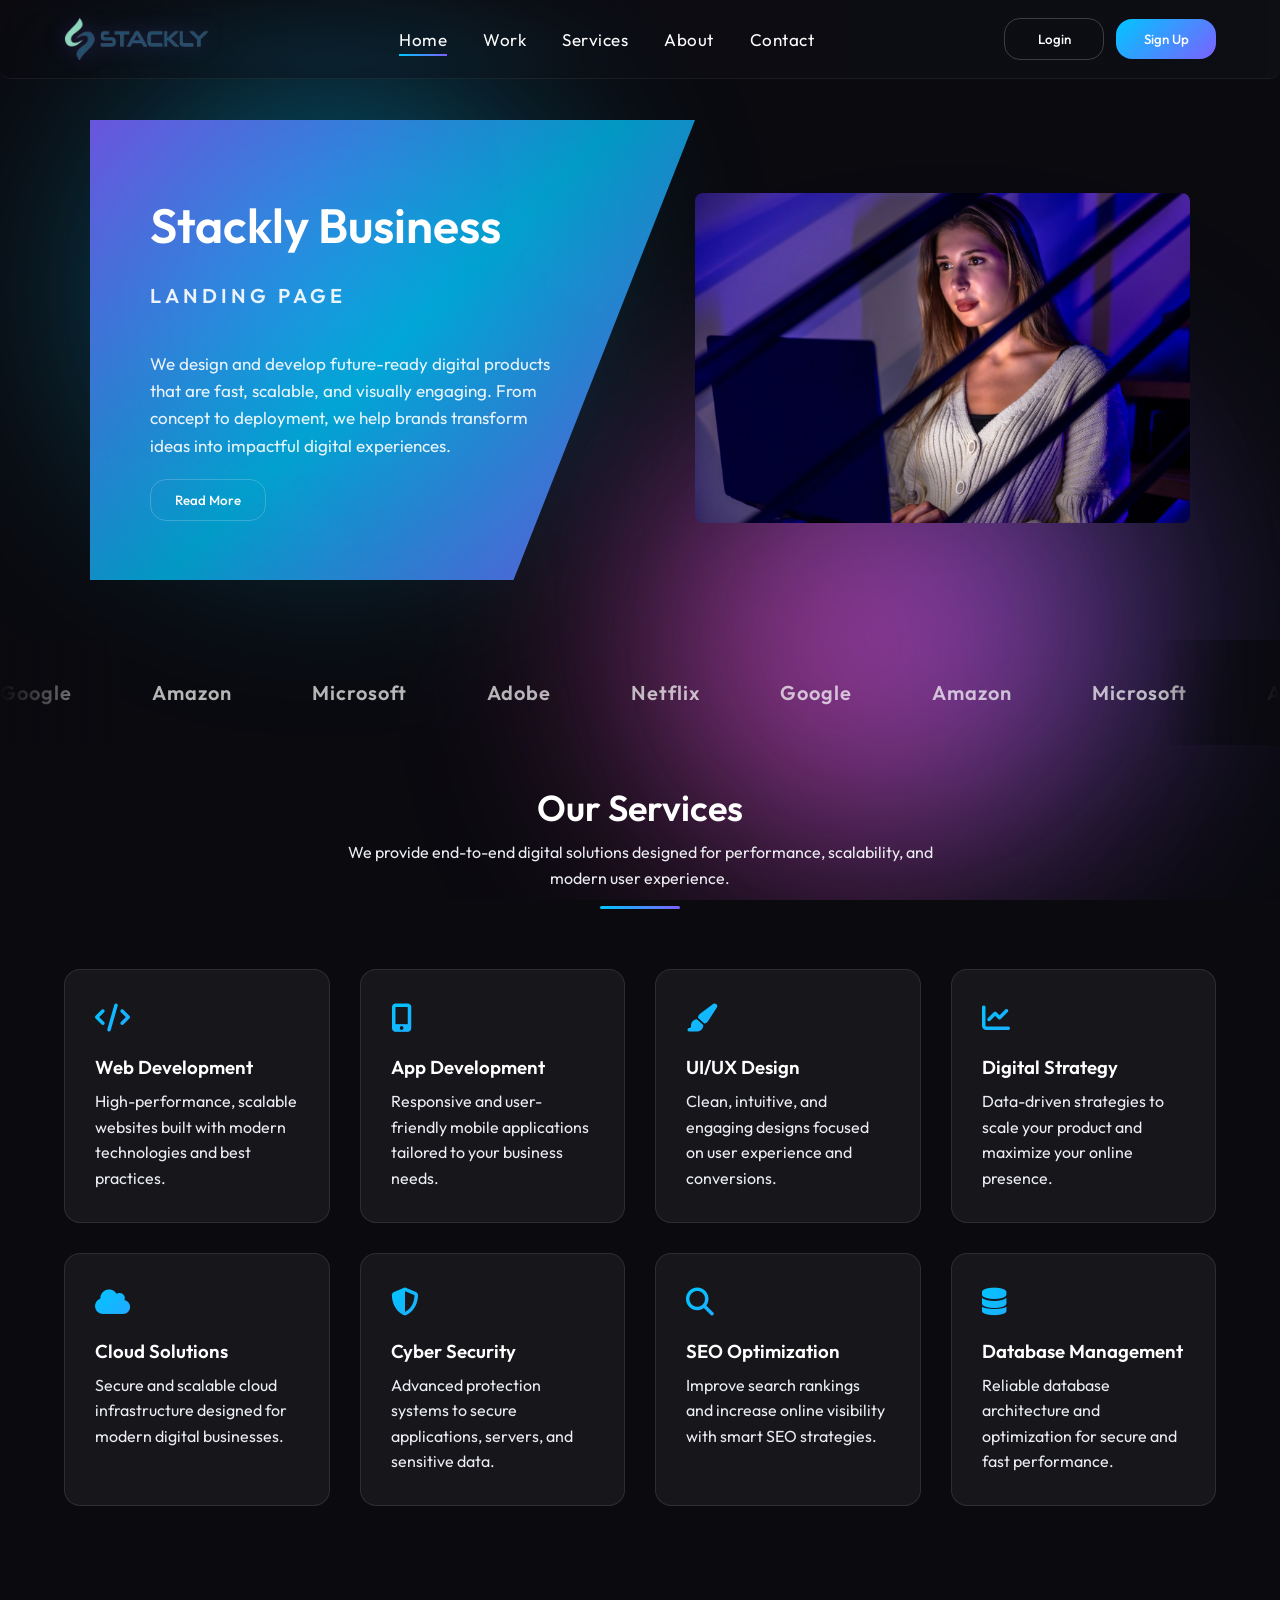
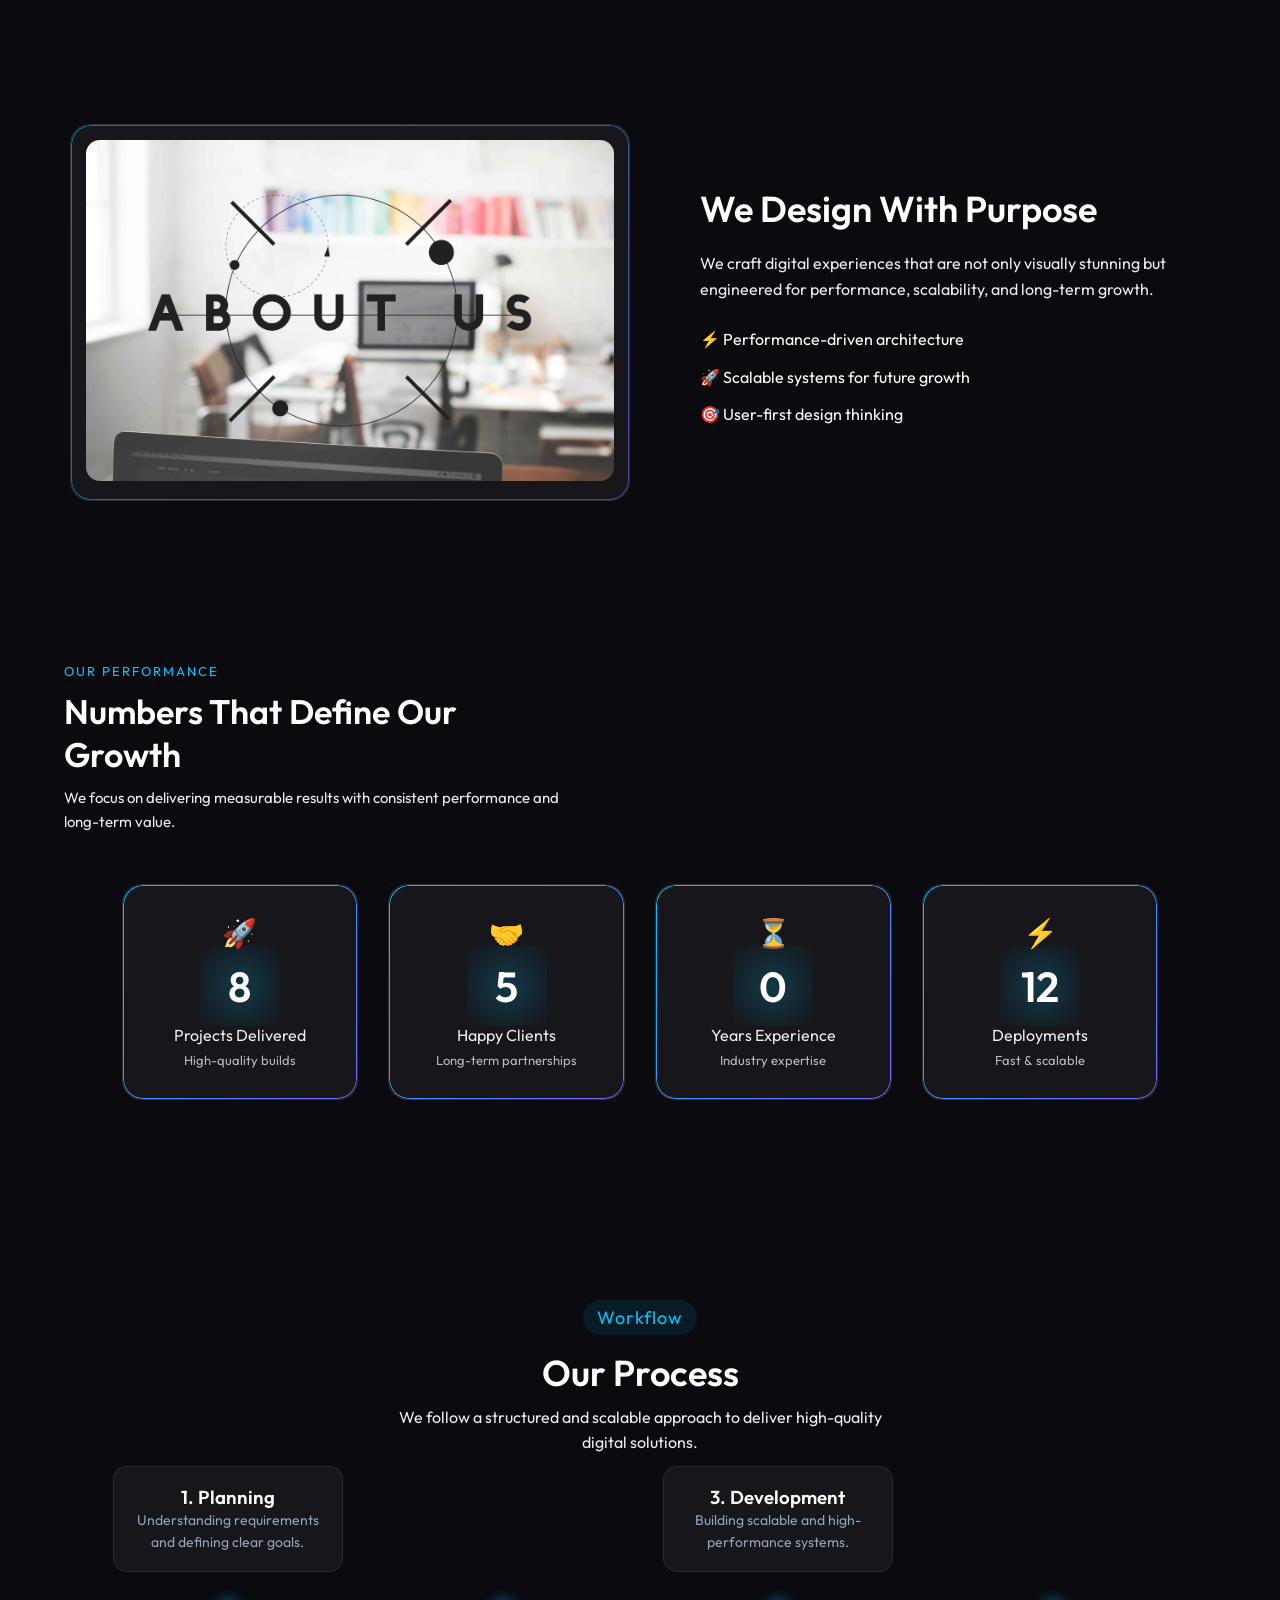
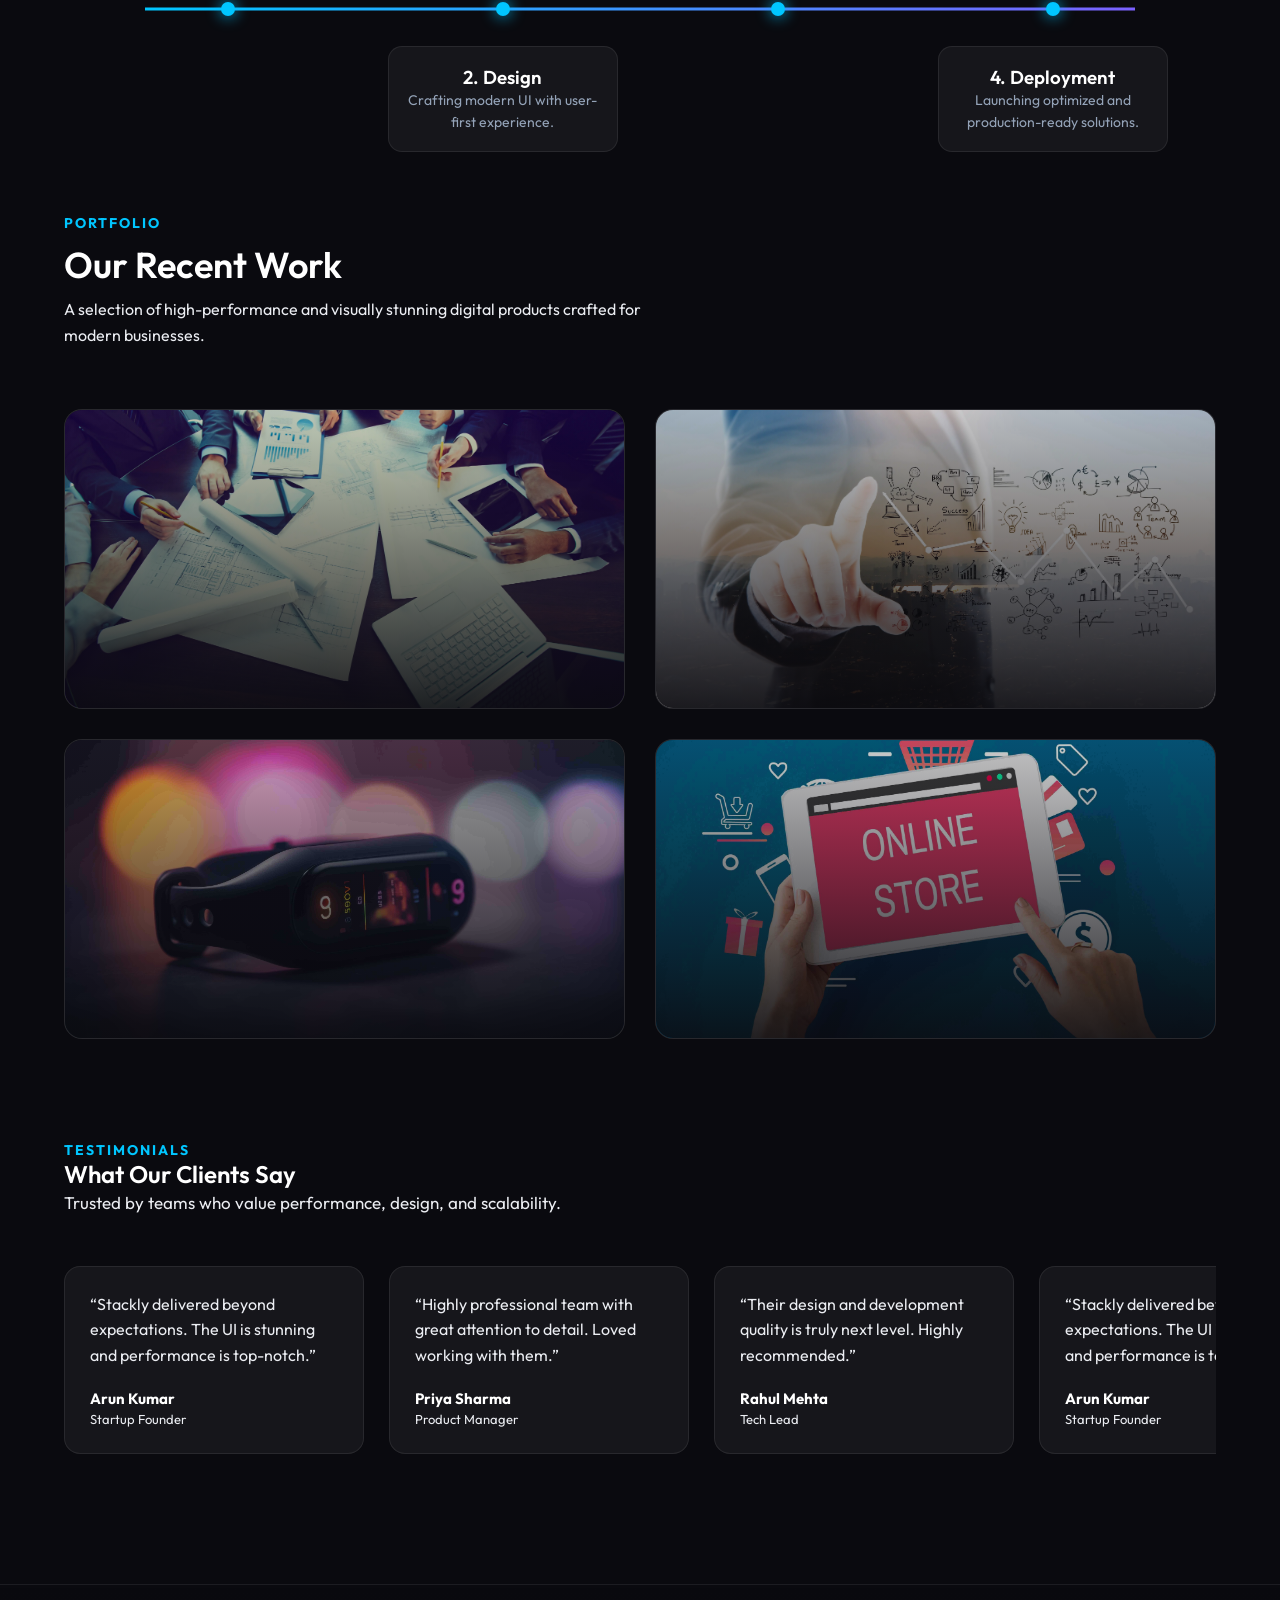
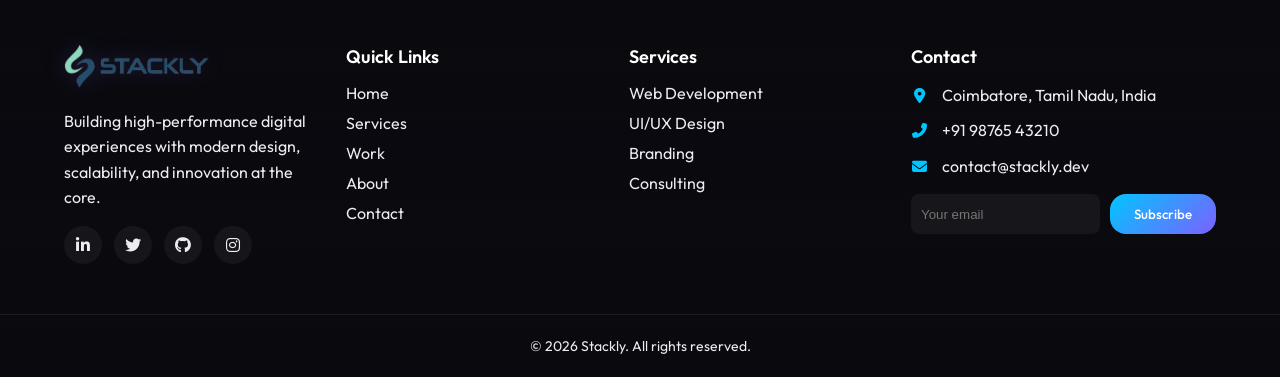
<file: index.html>
<!DOCTYPE html>
<html lang="en">
<head>
  <meta charset="UTF-8">
  <meta name="viewport" content="width=device-width, initial-scale=1.0">
  <title>Modern Corporate UI</title>

  <link rel="stylesheet" href="style.css">
  <link href="https://fonts.googleapis.com/css2?family=Outfit:wght@300;400;500;600;700&display=swap" rel="stylesheet">
  <link rel="stylesheet" href="https://cdnjs.cloudflare.com/ajax/libs/font-awesome/6.5.0/css/all.min.css">
</head>

<body>
<div class="page-loader" id="pageLoader">
    <h1 class="loader-logo">STACKLY</h1>
    <div class="spinner"></div>
  </div>
<!-- ================= GLOBAL WRAPPER ================= -->
<div class="main-wrapper">

  <!-- Background animation layer -->
  <div class="global-bg">
    <div class="gradient-orb orb1"></div>
    <div class="gradient-orb orb2"></div>
    <div class="gradient-orb orb3"></div>
  </div>

  <header class="navbar">
    <div class="nav-inner">

      <!-- Logo (Clickable Home) -->
      <a href="index.html" class="logo">
        <img src="./Assets/logo-stackly.webp" alt="Stackly Logo">
      </a>

      <!-- Navigation -->
      <nav class="nav-links">
        <a href="index.html" class="nav-item active" data-section="hero">Home</a>
        <a href="404.html" class="nav-item" data-section="portfolio">Work</a>
        <a href="404.html" class="nav-item" data-section="services">Services</a>
        <a href="404.html" class="nav-item" data-section="about">About</a>
        <a href="404.html" class="nav-item" data-section="footer">Contact</a>
        <button type ="button" class="btn ghost" onclick="location.href='login.html'">
          Login
        </button>
        <button type ="button" class="btn primary" onclick="location.href='signup.html'">
          Sign Up
        </button>
      </nav>

      <!-- CTA -->
      <div class="nav-cta">
        <button type ="button" class="btn ghost" onclick="location.href='login.html'">
          Login
        </button>
        <button type ="button" class="btn primary" onclick="location.href='signup.html'">
          Sign Up
        </button>
        <div class="menu-btn"><i class="fas fa-bars"></i></div>
      </div>

    </div>
  </header>


  <section id="hero" class="hero ref-hero">

    <div class="hero-box">

      <!-- IMAGE -->
      

      <!-- OVERLAY -->
      <div class="hero-overlay"></div>

      <!-- CONTENT (IMPORTANT: OUTSIDE overlay) -->
      <div class="hero-content">
        <h1>Stackly Business <br><span>LANDING PAGE</span></h1>
        <p>We design and develop future-ready digital products that are fast, scalable, and visually engaging. From concept to deployment, we help brands transform ideas into impactful digital experiences.</p>
        <button class="btn ghost" onclick="location.href='404.html'">
          Read More
        </button>
      </div>

      <div class="hero-image">
        <img src="./Assets/hero_image.webp" alt="Hero">
      </div>

    </div>
  
  </section>
  <!-- ================= CLIENT STRIP (MARQUEE) ================= -->

  <section class="client-strip">

    <div class="marquee">

      <div class="track">
        <span>Google</span>
        <span>Amazon</span>
        <span>Microsoft</span>
        <span>Adobe</span>
        <span>Netflix</span>

        <!-- duplicate for seamless loop -->
        <span>Google</span>
        <span>Amazon</span>
        <span>Microsoft</span>
        <span>Adobe</span>
        <span>Netflix</span>
      </div>

    </div>

  </section>

    <!-- ================= SERVICES (INTERACTIVE GRID) ================= -->
    
  <section id="services" class="services">

    <div class="container">

      <!-- SECTION HEADER -->
      <div class="section-header">
        <h2>Our Services</h2>
        <p>We provide end-to-end digital solutions designed for performance, scalability, and modern user experience.</p>
      </div>

      <!-- SERVICES GRID -->
      <div class="services-grid">

        <a href="404.html" class="service-card glass">
          <div class="icon">
            <i class="fas fa-code"></i>
          </div>
          <h3>Web Development</h3>
          <p>
            High-performance, scalable websites built with modern
            technologies and best practices.
          </p>

        </a>

        <a href="404.html" class="service-card glass">
          <div class="icon">
            <i class="fas fa-mobile-alt"></i>
          </div>
          <h3>App Development</h3>
          <p>Responsive and user-friendly mobile applications tailored to your business needs.</p>
        </a>

        <a href="404.html" class="service-card glass">
          <div class="icon">
            <i class="fas fa-paint-brush"></i>
          </div>
          <h3>UI/UX Design</h3>
          <p>Clean, intuitive, and engaging designs focused on user experience and conversions.</p>
        </a>

        <a href="404.html" class="service-card glass">
          <div class="icon">
            <i class="fas fa-chart-line"></i>
          </div>
          <h3>Digital Strategy</h3>
          <p>Data-driven strategies to scale your product and maximize your online presence.</p>
        </a>
        <a href="404.html" class="service-card glass">
          <div class="icon">
            <i class="fas fa-cloud"></i>
          </div>
          <h3>Cloud Solutions</h3>
          <p>Secure and scalable cloud infrastructure designed for modern digital businesses.</p>
        </a>

        <a href="404.html" class="service-card glass">
          <div class="icon">
            <i class="fas fa-shield-alt"></i>
          </div>
          <h3>Cyber Security</h3>
          <p>Advanced protection systems to secure applications, servers, and sensitive data.</p>
        </a>

        <a href="404.html" class="service-card glass">
          <div class="icon">
            <i class="fas fa-search"></i>
          </div>
          <h3>SEO Optimization</h3>
          <p>Improve search rankings and increase online visibility with smart SEO strategies.</p>
        </a>

        <a href="404.html" class="service-card glass">
          <div class="icon">
            <i class="fas fa-database"></i>
          </div>
          <h3>Database Management</h3>
          <p>Reliable database architecture and optimization for secure and fast performance.</p>
        </a>

      </div>

    </div>

  </section>

    <!-- ================= SPLIT ABOUT (PARALLAX) ================= -->

  <section id="about" class="about-split">

    <!-- LEFT PARALLAX -->

    <div class="about-left">

      <div class="image-frame glass">
        <img src="./Assets/about-us-Image.webp" alt="About Image">
      </div>

    </div>

    <!-- RIGHT CONTENT -->
    <div class="about-right">

      <h2>We Design With Purpose</h2>

      <p class="about-lead">
        We craft digital experiences that are not only visually stunning but engineered for performance, scalability, and long-term growth.
      </p>

      <div class="about-points">
        <p>⚡ Performance-driven architecture</p>
        <p>🚀 Scalable systems for future growth</p>
        <p>🎯 User-first design thinking</p>
      </div>

    </div>

  </section>

  <!-- ================= STATS (COUNTER + FLOAT) ================= -->


  <section class="stats reveal">

    <div class="container stats-wrapper">

      <!-- 🔥 NEW HEADER -->
      <div class="stats-header">
        <span class="stats-tag">Our Performance</span>
        <h2 class="stats-title">Numbers That Define Our Growth</h2>
        <p class="stats-desc">
          We focus on delivering measurable results with consistent performance and long-term value.
        </p>
      </div>
      <div class="stats-inner">

        <a href="404.html" class="stat-box glass">
          <div class="stat-icon">🚀</div>
          <h3 class="counter" data-target="150">0</h3>
          <p>Projects Delivered</p>
          <span class="stat-sub">High-quality builds</span>
        </a>

        <a href="404.html" class="stat-box glass">
          <div class="stat-icon">🤝</div>
          <h3 class="counter" data-target="98">0</h3>
          <p>Happy Clients</p>
          <span class="stat-sub">Long-term partnerships</span>
        </a>

        <a href="404.html" class="stat-box glass">
          <div class="stat-icon">⏳</div>
          <h3 class="counter" data-target="5">0</h3>
          <p>Years Experience</p>
          <span class="stat-sub">Industry expertise</span>
        </a>

        <a href="404.html" class="stat-box glass">
          <div class="stat-icon">⚡</div>
          <h3 class="counter" data-target="240">0</h3>
          <p>Deployments</p>
          <span class="stat-sub">Fast & scalable</span>
        </a>

      </div>

    </div>

  </section>
    <!-- ================= PROCESS (SCROLL TIMELINE) ================= -->
  <section class="process">

    <div class="container">

      <!-- HEADER -->
      <div class="process-header">
        <span class="process-tag">Workflow</span>
        <h2>Our Process</h2>
        <p>We follow a structured and scalable approach to deliver high-quality digital solutions.</p>
      </div>

      <!-- TIMELINE -->
      <div class="process-line">

        <div class="process-step">
          <div class="process-card">
            <h3>1. Planning</h3>
            <p>Understanding requirements and defining clear goals.</p>
          </div>
        </div>

        <div class="process-step">
          <div class="process-card">
            <h3>2. Design</h3>
            <p>Crafting modern UI with user-first experience.</p>
          </div>
        </div>

        <div class="process-step">
          <div class="process-card">
            <h3>3. Development</h3>
            <p>Building scalable and high-performance systems.</p>
          </div>
        </div>

        <div class="process-step">
          <div class="process-card">
            <h3>4. Deployment</h3>
            <p>Launching optimized and production-ready solutions.</p>
          </div>
        </div>

      </div>

    </div>

  </section>


  <!-- ================= SHOWCASE (HOVER REVEAL) ================= -->
  <section id="portfolio" class="showcase">

    <div class="container"> <!-- ✅ ADD THIS -->

      <!-- HEADER -->
      <div class="showcase-header">
        <span class="section-tag">Portfolio</span>
        <h2>Our Recent Work</h2>
        <p>
          A selection of high-performance and visually stunning digital products
          crafted for modern businesses.
        </p>
      </div>

      <!-- PROJECT GRID -->
      <div class="showcase-grid">

        <a href="404.html" class="project">
          <img src="./Assets/project1.webp" alt="project1">
          <div class="overlay"></div>

          <div class="project-content">
            <span class="project-tag">Web App</span>
            <h3>Finance Dashboard</h3>
            <p>Real-time analytics platform with modern UI & performance optimization.</p>
          </div>
        </a>

        <a href="404.html" class="project">
          <img src="./Assets/project2.webp" alt="project2">
          <div class="overlay"></div>

          <div class="project-content">
            <span class="project-tag">UI/UX</span>
            <h3>SaaS Landing</h3>
            <p>Conversion-focused landing page with smooth animations and scalability.</p>
          </div>
        </a>

         <a href="404.html" class="project">
          <img src="./Assets/fitness-img.webp" alt="project3">
          <div class="overlay"></div>

          <div class="project-content">
            <span class="project-tag">Mobile App</span>
            <h3>Fitness Tracker</h3>
            <p>Interactive fitness application with activity tracking and personalized insights.</p>
          </div>
        </a>

        <a href="404.html" class="project">
          <img src="./Assets/online-store-img.webp" alt="project4">
          <div class="overlay"></div>

          <div class="project-content">
            <span class="project-tag">E-Commerce</span>
            <h3>Online Store</h3>
            <p>Modern shopping platform with secure payments and seamless user experience.</p>
          </div>
        </a>
      </div>

    </div>
  </section>

  <!-- ================= TESTIMONIAL (GLASS SLIDER) ================= -->
  <section class="testimonials">

    <div class="container">

      <!-- HEADER -->
      <div class="testimonial-header">
        <span class="section-tag">Testimonials</span>
        <h2>What Our Clients Say</h2>
        <p>Trusted by teams who value performance, design, and scalability.</p>
      </div>

      <!-- SLIDER -->
      <div class="testimonial-wrapper">

        <div class="testimonial-track">

          <!-- CARD 1 -->
          <div class="testimonial-card glass">
            <p>“Stackly delivered beyond expectations. The UI is stunning and performance is top-notch.”</p>
            <div class="user">
              <strong>Arun Kumar</strong>
              <span>Startup Founder</span>
            </div>
          </div>

          <!-- CARD 2 -->
          <div class="testimonial-card glass">
            <p>“Highly professional team with great attention to detail. Loved working with them.”</p>
            <div class="user">
              <strong>Priya Sharma</strong>
              <span>Product Manager</span>
            </div>
          </div>

          <!-- CARD 3 -->
          <div class="testimonial-card glass">
            <p>“Their design and development quality is truly next level. Highly recommended.”</p>
            <div class="user">
              <strong>Rahul Mehta</strong>
              <span>Tech Lead</span>
            </div>
          </div>

          <!-- DUPLICATE (for infinite loop) -->
          <div class="testimonial-card glass">
            <p>“Stackly delivered beyond expectations. The UI is stunning and performance is top-notch.”</p>
            <div class="user">
              <strong>Arun Kumar</strong>
              <span>Startup Founder</span>
            </div>
          </div>

          <div class="testimonial-card glass">
            <p>“Highly professional team with great attention to detail. Loved working with them.”</p>
            <div class="user">
              <strong>Priya Sharma</strong>
              <span>Product Manager</span>
            </div>
          </div>

        </div>

      </div>

    </div>

  </section>

  <!-- ================= FOOTER ================= -->
  <footer id="footer"class="footer">

  <div class="container footer-grid">

    <!-- BRAND -->
    <div class="footer-col">
      <a href="index.html" class="logo">
        <img src="./Assets/logo-stackly.webp" alt="Stackly Logo">
      </a>
      <p class="footer-desc">
        Building high-performance digital experiences with modern design,
        scalability, and innovation at the core.
      </p>

      <div class="footer-socials">
        <a href="404.html"><i class="fab fa-linkedin-in"></i></a>
        <a href="404.html"><i class="fab fa-twitter"></i></a>
        <a href="404.html"><i class="fab fa-github"></i></a>
        <a href="404.html"><i class="fab fa-instagram"></i></a>
      </div>
    </div>

    <!-- QUICK LINKS -->
    <div class="footer-col">
      <h3>Quick Links</h3>
      <a href="404.html">Home</a>
      <a href="404.html">Services</a>
      <a href="404.html">Work</a>
      <a href="404.html">About</a>
      <a href="404.html">Contact</a>
    </div>

    <!-- SERVICES -->
    <div class="footer-col">
      <h3>Services</h3>
      <a href="404.html">Web Development</a>
      <a href="404.html">UI/UX Design</a>
      <a href="404.html">Branding</a>
      <a href="404.html">Consulting</a>
    </div>

    <!-- CONTACT -->
    <div class="footer-col">
      <h3>Contact</h3>
      <p><i class="fas fa-map-marker-alt"></i> Coimbatore, Tamil Nadu, India</p>
      <p><i class="fas fa-phone-alt"></i> +91 98765 43210</p>
      <p><i class="fas fa-envelope"></i> contact@stackly.dev</p>

      <div class="newsletter">
        <input type="email" placeholder="Your email">
        <button class="btn primary" onclick="location.href='404.html'">
          Subscribe
        </button>
      </div>
    </div>
  </div>
  <!-- SUB FOOTER -->
  <div class="footer-bottom">
    <p>© 2026 Stackly. All rights reserved.</p>
  </div>
</footer>
</div>
<script src="script.js"></script>
</body>
</html>
</file>
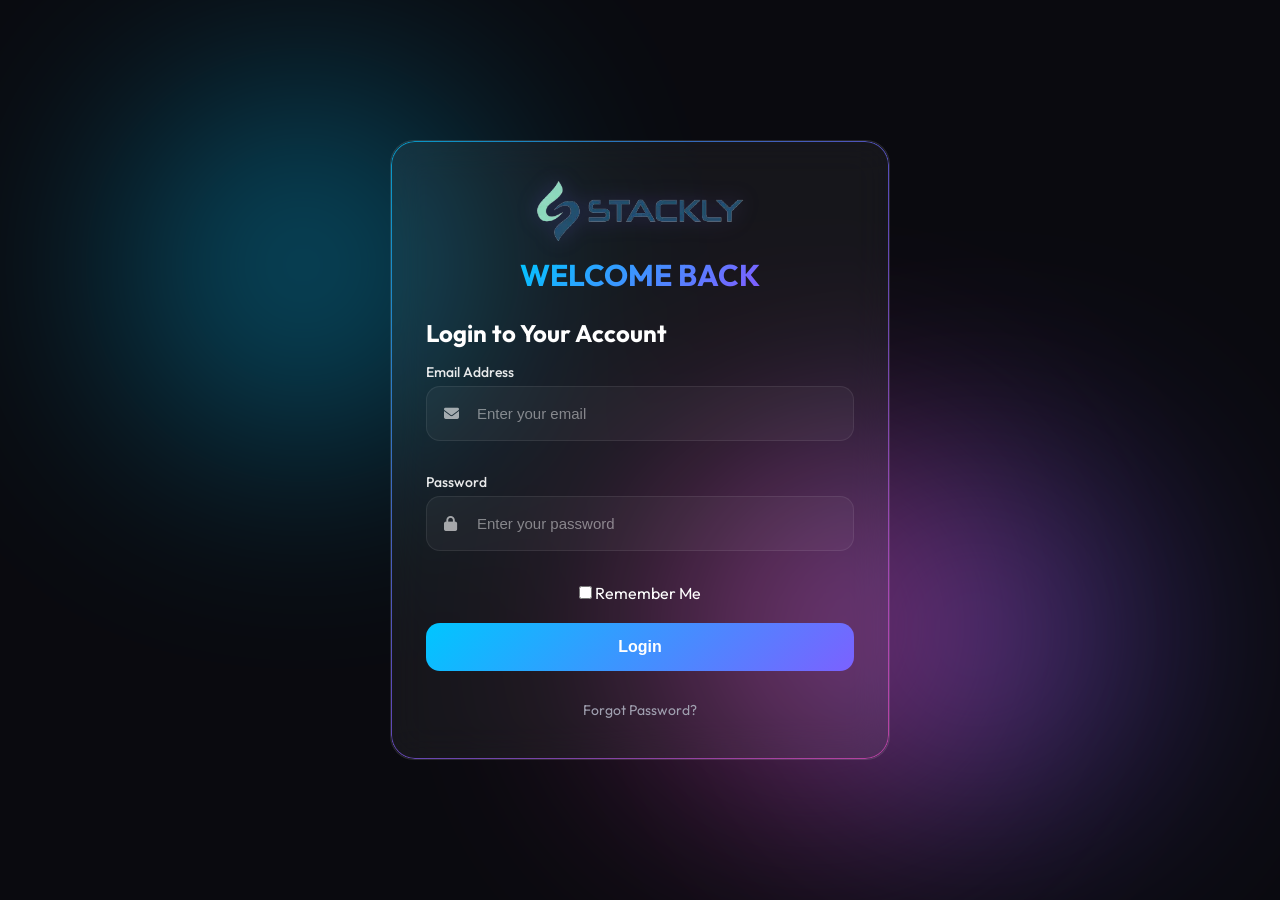
<file: login.html>
<!DOCTYPE html>
<html lang="en">

<head>
  <meta charset="UTF-8" />
  <meta name="viewport" content="width=device-width, initial-scale=1.0"/>

  <title>Login | Stackly</title>

  <!-- Google Font -->
  <link rel="preconnect" href="https://fonts.googleapis.com">
  <link rel="preconnect" href="https://fonts.gstatic.com" crossorigin>

  <link href="https://fonts.googleapis.com/css2?family=Outfit:wght@300;400;500;600;700&display=swap" rel="stylesheet">

  <!-- Font Awesome -->
  <link rel="stylesheet"
    href="https://cdnjs.cloudflare.com/ajax/libs/font-awesome/6.5.0/css/all.min.css">

  <!-- CSS -->
  <link rel="stylesheet" href="login.css">
</head>

<body>
    <section class="login-page">
        <!-- ================= BACKGROUND ================= -->
        <div class="login-bg">
            <div class="orb orb1"></div>
            <div class="orb orb2"></div>
            <div class="orb orb3"></div>
        </div>

        <!-- ================= LOGIN SECTION ================= -->
        <section class="login-section">

            <div class="login-container glass">

            <!-- LEFT SIDE -->
                <div class="login-left">

                    <a href="index.html" class="logo">
                        <img src="./Assets/logo-stackly.webp" alt="Stackly Logo">
                    </a>
                </div>

            <!-- RIGHT SIDE -->
                <div class="login-right">

                    <div class="login-header">
                        <span class="login-title">WELCOME BACK</span>
                    </div>
                    
                    <!-- FORM -->
                    <form class="login-form" action="./index.html">
                    <!-- EMAIL -->
                        <div class="input-group">
                            <h2 class = "login-subtitle">Login to Your Account</h2>
                            <label for="email">Email Address</label>

                            <div class="input-box">
                                <input 
                                    type="email"
                                    id="email"
                                    placeholder="Enter your email"
                                    required
                                >
                                <i class="fas fa-envelope"></i>                    
                            </div>

                        </div>

                        <!-- PASSWORD -->
                        <div class="input-group">

                            <label for="password">Password</label>

                            <div class="input-box">
                                <input 
                                    type="password"
                                    id="password"
                                    placeholder="Enter your password"
                                    required
                                >
                                <i class="fas fa-lock"></i>
                            </div>

                        </div>

                        <!-- OPTIONS -->
                        <div class="form-options">

                            <label class="remember-me">
                            <input type="checkbox">
                            Remember Me
                            </label>

                        </div>

                        <!-- LOGIN BUTTON -->
                        <button type="submit" class="login-btn">
                        Login
                        </button>

                        <!-- FORGOT PASSWORD -->
                        <div class="forgot-password">
                            <a href="404.html">Forgot Password?</a>
                        </div>

                    </form>

                </div>

            </div>

        </section>
    </section>

</body>
</html>
</file>
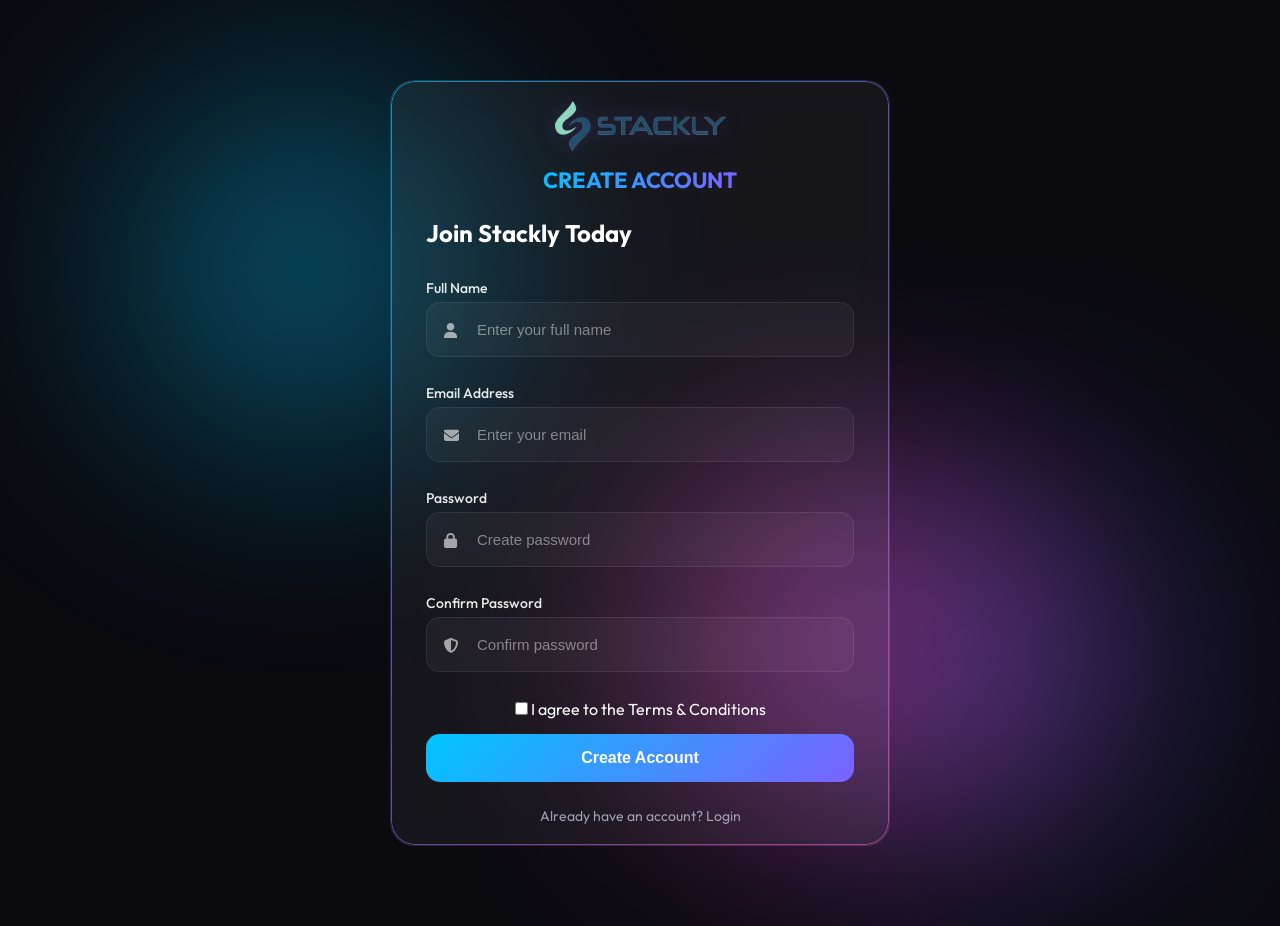
<file: signup.html>
<!DOCTYPE html>
<html lang="en">

<head>
  <meta charset="UTF-8" />
  <meta name="viewport" content="width=device-width, initial-scale=1.0"/>

  <title>Sign Up | Stackly</title>

  <!-- Google Font -->
  <link rel="preconnect" href="https://fonts.googleapis.com">
  <link rel="preconnect" href="https://fonts.gstatic.com" crossorigin>

  <link href="https://fonts.googleapis.com/css2?family=Outfit:wght@300;400;500;600;700&display=swap" rel="stylesheet">

  <!-- Font Awesome -->
  <link rel="stylesheet"
    href="https://cdnjs.cloudflare.com/ajax/libs/font-awesome/6.5.0/css/all.min.css">

  <!-- CSS -->
  <link rel="stylesheet" href="signup.css">
</head>

<body>

<section class="login-page">

  <!-- ================= BACKGROUND ================= -->
  <div class="login-bg">
    <div class="orb orb1"></div>
    <div class="orb orb2"></div>
    <div class="orb orb3"></div>
  </div>

  <!-- ================= SIGNUP SECTION ================= -->
  <section class="login-section">

    <div class="login-container glass">

      <!-- LOGO -->
      <div class="login-left">

        <a href="index.html" class="logo">
          <img src="./Assets/logo-stackly.webp" alt="Stackly Logo">
        </a>

      </div>

      <!-- RIGHT SIDE -->
      <div class="login-right">

        <div class="login-header">
          <span class="login-title">CREATE ACCOUNT</span>
        </div>

        <!-- FORM -->
        <form class="login-form" action="./index.html">

          <!-- TITLE -->
          <div class="input-group">
            <h2 class="login-subtitle">Join Stackly Today</h2>
          </div>

          <!-- FULL NAME -->
          <div class="input-group">

            <label for="name">Full Name</label>

            <div class="input-box">

              <input
                type="text"
                id="name"
                placeholder="Enter your full name"
                required
              >

              <i class="fas fa-user"></i>

            </div>

          </div>

          <!-- EMAIL -->
          <div class="input-group">

            <label for="email">Email Address</label>

            <div class="input-box">

              <input
                type="email"
                id="email"
                placeholder="Enter your email"
                required
              >

              <i class="fas fa-envelope"></i>

            </div>

          </div>

          <!-- PASSWORD -->
          <div class="input-group">

            <label for="password">Password</label>

            <div class="input-box">

              <input
                type="password"
                id="password"
                placeholder="Create password"
                required
              >

              <i class="fas fa-lock"></i>

            </div>

          </div>

          <!-- CONFIRM PASSWORD -->
          <div class="input-group">

            <label for="confirm-password">Confirm Password</label>

            <div class="input-box">

              <input
                type="password"
                id="confirm-password"
                placeholder="Confirm password"
                required
              >

              <i class="fas fa-shield-alt"></i>

            </div>

          </div>

          <!-- TERMS -->
          <div class="form-options">

            <label class="remember-me">
              <input type="checkbox" required>
              I agree to the Terms & Conditions
            </label>

          </div>

          <!-- SIGNUP BUTTON -->
          <button type="submit" class="login-btn">
            Create Account
          </button>

          <!-- LOGIN LINK -->
          <div class="forgot-password">
            <a href="login.html">Already have an account? Login</a>
          </div>

        </form>

      </div>

    </div>

  </section>

</section>

</body>
</html>
</file>
<file: style.css>
* {
  margin: 0;
  padding: 0;
  box-sizing: border-box;
}

/* ================= ROOT VARIABLES ================= */
:root {
  --bg-dark: #0a0a0f;
  --bg-light: #11121a;

  --primary: #00c6ff;
  --secondary: #7b61ff;

  --text-main: #ffffff;
  --text-muted: #ebedf2;
  --text-soft: #8f96a3;

  --glass: rgba(255, 255, 255, 0.05);
  --border-glass: rgba(255, 255, 255, 0.1);

  --radius: 16px;
}

/* ================= BODY ================= */
body {
  font-family: 'Outfit', sans-serif;
  background: var(--bg-dark);
  color: var(--text-main);
  overflow-x: hidden;
}

/* ================= GLOBAL WRAPPER ================= */
.main-wrapper {
  position: relative;
  z-index: 1;
}

/* ================= ANIMATED BACKGROUND ================= */
.global-bg {
  position: fixed;
  width: 100%;
  height: 100%;
  top: 0;
  left: 0;
  z-index: -1;
  overflow: hidden;
}

/* ORBS */
.gradient-orb {
  position: absolute;
  width: 400px;
  height: 400px;
  border-radius: 50%;
  filter: blur(120px);
  opacity: 0.5;
  animation: float 20s infinite ease-in-out;
}

.orb1 {
  background: #00c6ff;
  top: 10%;
  left: 10%;
}

.orb2 {
  background: #7b61ff;
  bottom: 10%;
  right: 10%;
  animation-delay: 5s;
}

.orb3 {
  background: #ff4ecd;
  top: 50%;
  left: 50%;
  animation-delay: 10s;
}

/* FLOAT ANIMATION */
@keyframes float {
  0% { transform: translate(0, 0) scale(1); }
  50% { transform: translate(50px, -50px) scale(1.1); }
  100% { transform: translate(0, 0) scale(1); }
}

/* ================= CONTAINER ================= */
.container {
  width: 90%;
  max-width: 1200px;
  margin: auto;
}

/* ================= BUTTONS ================= */
.btn {
  padding: 12px 24px;
  border-radius: var(--radius);
  border: none;
  cursor: pointer;
  font-weight: 500;
  transition: 0.3s ease;
  font-family: 'Outfit', sans-serif;
}

.btn.primary {
  background: linear-gradient(135deg, var(--primary), var(--secondary));
  color: #fff;
  min-width: 100px;
}

.btn.primary:hover {
  transform: translateY(-3px);
  box-shadow: 0 10px 30px rgba(0, 198, 255, 0.3);
}

.btn.ghost {
  position: relative;
  background: transparent;
  border: 1px solid rgba(255,255,255,0.2);
  color: var(--text-main);
  overflow: hidden;
  transition: all 0.3s ease;
  min-width: 100px;
}
.btn.ghost::before { 
    content: "";
    position: absolute;
    inset: 0;
    background: radial-gradient( circle at center, rgba(0,198,255,0.25), transparent 70% );
    opacity: 0;
    transition: 0.3s ease;
}
.btn.ghost:hover { 
    transform: translateY(-2px);
    border-color: rgba(0,198,255,0.6);
}
.btn.ghost:hover::before { 
    opacity: 1;
 }

/* ================= SECTION BASE ================= */
section {
  padding: 40px 0;
  position: relative;
}

/* ================= GLASS EFFECT ================= */
.glass {
  background: var(--glass);
  backdrop-filter: blur(12px);
  border: 1px solid var(--border-glass);
  border-radius: var(--radius);
}

/* ================= TEXT STYLES ================= */
h1, h2, h3 {
  font-weight: 600;
}

p {
  color: var(--text-muted);
  line-height: 1.6;
  font-size: 17px;
}

/* ================= NAVBAR BASE ================= */
.navbar {
  position: fixed;
  top: 0;
  width: 100%;
  z-index: 999;
  background: linear-gradient( to right, rgba(10, 10, 15, 0.6), rgba(20, 20, 30, 0.4) );
  backdrop-filter: blur(16px); border-bottom: 1px solid rgba(255,255,255,0.06);
  padding: 18px 0;
  transition: all 0.4s ease;
  border-radius: 0 0 10px 10px;
}

/* Scroll effect */
.navbar.scrolled {
  background: rgba(10, 10, 15, 0.6);
  backdrop-filter: blur(14px);
  border-bottom: 1px solid rgba(255,255,255,0.08);
}
/* ================= NAV LIGHT SWEEP ================= */
.navbar::before {
  content: "";
  position: absolute;
  bottom: -20%;
  left: -30%;

  width: 200%;
  height: 200%;

  background: linear-gradient(
    120deg,
    transparent 40%,
    rgba(255,255,255,0.15) 50%,
    transparent 60%
  );

  transform: rotate(25deg);
  pointer-events: none;

  animation: navSweep 5.2s ease forwards;
}

@keyframes navSweep {
  0% {
    transform: translateX(-100%) translateY(60%) rotate(25deg);
    opacity: 0;
  }
  30% {
    opacity: 1;
  }
  100% {
    transform: translateX(100%) translateY(-100%) rotate(25deg);
    opacity: 0;
  }
}
/* ================= INNER ================= */
.nav-inner {
  width: 90%;
  max-width: 1200px;
  margin: auto;

  display: flex;
  align-items: center;
  justify-content: space-between;
}
/* ================= LOGO ================= */
.logo {
  font-size: 28px;
  font-weight: 700;
  text-decoration: none;
  letter-spacing: 1px;
  background: linear-gradient( 90deg, #00c6ff, #7b61ff, #ff4ecd );
  background-size: 200% auto;

  background: linear-gradient(135deg, #00c6ff, #7b61ff);
  -webkit-background-clip: text;
  -webkit-text-fill-color: transparent;

  transition: 0.6s ease;
}

.logo:hover {
  opacity: 0.8;
  background-position: right center;
  transform: scale(1.05);
}

/* ================= LOGO ================= */
.logo {
  display: flex;
  align-items: center;
  text-decoration: none;
}

.logo img {
  height: 42px; /* 🔥 adjust if needed */
  width: auto;
  filter: drop-shadow(0 0 10px rgba(123,97,255,0.25));
  object-fit: contain;

  transition: 0.4s ease;
}

/* Hover */
.logo:hover img {
  transform: scale(1.05);
  filter: drop-shadow(0 0 12px rgba(0,198,255,0.35));
}

/* ================= NAV LINKS ================= */
.nav-links {
  display: flex;
  gap: 36px;
}

/* Individual link */
.nav-item {
  position: relative;
  text-decoration: none;
  color: var(--text-main);
  font-size: 17px;
  letter-spacing: 0.5px;
  transition: all 0.3s ease;
}
.nav-item:hover {
    opacity: 1;
    transform: translateY(-2px);
}
.nav-item::after {
  content: "";
  position: absolute;
  left: 50%;
  bottom: -6px;

  width: 0%;
  height: 2px;

  background: linear-gradient(90deg, #00c6ff, #7b61ff);

  transition: width 0.3s ease;
  transform: translateX(-50%);
}

.nav-item:hover {
  color: #fff;
  width: 100%;
}

.nav-item.active { 
    opacity: 1;
}

.nav-item:hover::after {
  width: 100%;
}

.nav-links:hover .nav-item.active::after { 
    width: 0%;
}
.nav-item.active::after {
  width: 100%;
}
/* ================= CTA ================= */
.nav-cta {
  display: flex;
  align-items: center;
  gap: 12px;
}
.btn.ghost {
  background: transparent;
  border: 1px solid rgba(255,255,255,0.2);
  color: var(--text-main);
}

.btn.ghost:hover {
  background: rgba(255,255,255,0.05);
}

.nav-links .btn {
  display: none;
}
/* ================= MENU BUTTON ================= */
.menu-btn {
  display: none;
  font-size: 20px;
  cursor: pointer;
}
/* ================= MOBILE ================= */
@media (max-width: 900px) {

  .nav-links {
    position: absolute;
    top: 64px;
    left: 0;
    width: 100%;

    background: rgba(10, 10, 15, 0.95);
    backdrop-filter: blur(12px);
    height:100vh;
    flex-direction: column;
    align-items: center;
    gap: 20px;
    opacity: 0;
    pointer-events: none;
    padding: 30px 0;
    visibility: hidden;
    transform: translateY(-120%);
    transition: 0.4s ease;
    z-index: 999;
  }

  .nav-item:hover {
    width: auto;
  }

  .nav-links .btn {
    width: auto;
    min-width: 180px;
  }
  .nav-links.active {
    transform: translateY(0);
    opacity: 1;
    visibility: visible;
    pointer-events: auto;
  }
  .nav-cta .btn {
    display: none;
  }

  .nav-links .btn {
    display: block;
    width: 80%;
    max-width: 220px;
    text-align: center;
  }
  
  .menu-btn {
    display: block;
  }
  .logo img {
    height: 36px;
  }
}
/* ================= HERO BOX ================= */

.ref-hero {
  padding-top: 120px;
  padding-bottom: 60px;

  min-height: auto;
}
.hero-box {
  position: relative;
  width: 1100px;
  height: 460px;
  margin: auto;
  border-radius: 20px;
  overflow: visible;
  display: grid;
  grid-template-columns: 55% 45%;
  align-items: center;
  padding: 60px 0;
}

/* ================= IMAGE ================= */
.hero-image {
  position: relative;
  right: 0;
  height: 100%;
  display: flex;
  justify-content: center;
  align-items: center;
  z-index: 2;
  grid-column: 2;
}

.hero-image img {
  width: 100%;
  max-height: 420px;
  border-radius: 8px;
  object-fit: contain;
  transform: translateY(8px);
  /* 🔥 Smooth bounce */
  animation: imageFloat 6s ease-in-out infinite;
}

@keyframes imageFloat {
  0%   { transform: translateY(0); }
  50%  { transform: translateY(-15px); }
  100% { transform: translateY(0); }
}
/* ================= OVERLAY ================= */
.hero-overlay {
  position: absolute;
  top: 0;
  left: 0;
  width: 55%;
  height: 100%;;
  background: linear-gradient( 135deg, rgba(123,97,255,0.85), rgba(0,198,255,0.75), rgba(123,97,255,0.85) );

  clip-path: polygon(0 0, 100% 0, 70% 100%, 0% 100%);

  z-index: 1;
  animation: overlaySlide 1s ease forwards;
}

@keyframes overlaySlide {
  from {
    transform: translateX(-100%);
  }
  to {
    transform: translateX(0);
  }
}
/* ================= CONTENT ================= */
.hero-content {
  grid-column: 1;

  z-index: 2;
  padding-left: 60px;
  padding-right: 40px;

  max-width: 520px;
  height: 100%;

  /* 🔥 clean alignment */
  display: flex;
  flex-direction: column;
  justify-content: flex-start;
}

.hero-content h1 { 
    margin:15px 0;
 } 

 .hero-content p { 
    margin: 15px 0;
 }
/* 🔥 TEXT ANIMATION (RIGHT → LEFT) */
.hero-content h1,
.hero-content p,
.hero-content .btn {
  opacity: 0;
  transform: translateX(20px);
}

/* Title */
.hero-content h1 {
  font-size: 48px;
  animation: textSlide 0.8s ease forwards;
}

/* Subtitle */
.hero-content p {
  margin: 20px 0;
  color: rgba(255,255,255,0.9);

  animation: textSlide 0.8s ease forwards;
  animation-delay: 0.3s;
}

/* Button */
.hero-content .btn {
  animation: textSlide 0.8s ease forwards;
  animation-delay: 0.6s;
  align-self: start;
}

@keyframes textSlide {
  to {
    opacity: 1;
    transform: translateX(0);
  }
}
/* ================= TEXT STYLE ================= */
.hero-content span {
  font-size: 20px;
  letter-spacing: 4px;
  opacity: 0.9;
}
/* ================= HOVER EFFECT ================= */
.hero-content h1:hover {
  transform: translateY(-3px);
  transition: 0.3s;
}

.hero-content h1:hover span {
  text-shadow: 0 0 15px rgba(0,198,255,0.6);
}

@media (max-width: 1024px) {

  .hero-box {
    width: 90%;
    height: auto;
    grid-template-columns: 1fr;
    padding: 60px 0;
  }

  /* overlay becomes full width background */
  .hero-overlay {
    width: 100%;
    clip-path: none;
    opacity: 0.9;
  }

  /* text center */
  .hero-content {
    grid-column: auto;
    padding: 40px 30px;
    max-width: 100%;
    text-align: center;
    align-items: center;
  }

  .hero-content h1 {
    font-size: 38px;
  }

  .hero-content p {
    font-size: 15px;
  }

  /* image below text */
  .hero-image {
    grid-column: auto;
    margin-top: 30px;
  }

  .hero-image img {
    max-width: 320px;
  }
}

@media (max-width: 768px) {

  /* SECTION SPACING */
  section {
    padding: 80px 0;
  }

  .ref-hero {
    padding-top: 100px;
  }

  /* HERO BOX */
  .hero-box {
    width: 92%;
    padding: 40px 0;
    border-radius: 14px;
  }

  /* OVERLAY (SOFT BACKGROUND) */
  .hero-overlay {
    width: 100%;
    clip-path: none;
    opacity: 0.85;
  }

  /* CONTENT */
  .hero-content {
    padding: 30px 20px;
    text-align: center;
    align-items: center;
  }

  .hero-content h1 {
    font-size: 30px;
    line-height: 1.2;
  }

  .hero-content span {
    font-size: 16px;
    letter-spacing: 2px;
  }

  .hero-content p {
    font-size: 14px;
    line-height: 1.5;
  }

  /* BUTTON */
  .hero-content .btn {
    width: 100%;
    max-width: 220px;
    align-self: center;
  }

  /* IMAGE */
  .hero-image {
    margin-top: 20px;
  }

  .hero-image img {
    max-width: 260px;
  }
}
/* marquee section */

.client-strip {
  position: relative;
  padding: 40px 0;
  overflow: hidden;
}

.marquee {
  position: relative;
  width: 100%;
  overflow: hidden;
}


.marquee:hover .track {
  animation-play-state: paused;
}


.track {
  display: flex;
  gap: 80px;
  width: max-content;

  animation: scrollLeft 20s linear infinite;
}

/* animation */
@keyframes scrollLeft {
  0% {
    transform: translateX(0);
  }
  100% {
    transform: translateX(-50%);
  }
}

.track span {
  font-size: 20px;
  font-weight: 600;
  letter-spacing: 1px;

  color: rgba(255,255,255,0.7);

  transition: 0.3s ease;
}

/* hover highlight */
.track span:hover {
  color: #fff;
  transform: scale(1.1);
}

.client-strip::before,
.client-strip::after {
  content: "";
  position: absolute;
  top: 0;
  width: 120px;
  height: 100%;
  z-index: 2;
}

/* left fade */
.client-strip::before {
  left: 0;
  background: linear-gradient(
    to right,
    var(--bg-dark),
    transparent
  );
}

/* right fade */
.client-strip::after {
  right: 0;
  background: linear-gradient(
    to left,
    var(--bg-dark),
    transparent
  );
}

/* Services section */
.services {
  position: relative;
}

.section-header {
  text-align: center;
  max-width: 600px;
  margin: 0 auto 60px;
}

.service-card{
  display: block;
  text-decoration: none;
  color: inherit;
}

.section-header h2 {
  font-size: 36px;
  margin-bottom: 10px;
}

.section-header p {
  color: var(--text-muted);
  font-size: 16px;
}

/* subtle accent line */
.section-header::after {
  content: "";
  display: block;
  width: 80px;
  height: 3px;
  margin: 15px auto 0;

  background: linear-gradient(90deg, var(--primary), var(--secondary));
  border-radius: 10px;
}


.services-grid {
  display: grid;
  grid-template-columns: repeat(4, 1fr);
  gap: 30px;
}


.service-card {
  padding: 30px;
  position: relative;
  overflow: hidden;
  transition: all 0.4s ease;
  cursor: pointer;
}

/* ICON */
.service-card .icon {
  font-size: 28px;
  margin-bottom: 20px;

  background: linear-gradient(135deg, var(--primary), var(--secondary));
  -webkit-background-clip: text;
  -webkit-text-fill-color: transparent;
}

/* TITLE */
.service-card h3 {
  margin-bottom: 10px;
}

/* DESCRIPTION */
.service-card p {
  font-size: 16px;
}

/* HOVER LIFT */
.service-card:hover {
  transform: translateY(-10px);
  box-shadow: 0 20px 50px rgba(0, 198, 255, 0.15);
}

/* GLOW BORDER EFFECT */
.service-card::before {
  content: "";
  position: absolute;
  inset: 0;

  border-radius: var(--radius);
  padding: 1px;

  background: linear-gradient(135deg, var(--primary), var(--secondary));
  -webkit-mask: linear-gradient(#000 0 0) content-box, linear-gradient(#000 0 0);
  -webkit-mask-composite: xor;
  mask-composite: exclude;

  opacity: 0;
  transition: 0.4s;
}

.service-card:hover::before {
  opacity: 1;
}


.service-card::after {
  content: "";
  position: absolute;

  width: 150%;
  height: 150%;

  background: linear-gradient(
    120deg,
    transparent 40%,
    rgba(255,255,255,0.1) 50%,
    transparent 60%
  );

  transform: rotate(25deg);
  opacity: 0;
}

.service-card:hover::after {
  animation: cardSweep 0.8s ease;
}

@keyframes cardSweep {
  0% {
    transform: translate(-100%, 100%) rotate(25deg);
    opacity: 0;
  }
  40% { opacity: 1; }
  100% {
    transform: translate(100%, -100%) rotate(25deg);
    opacity: 0;
  }
}

@media (max-width: 1024px) {
  .services-grid {
    grid-template-columns: repeat(2, 1fr);
  }
}

@media (max-width: 600px) {
  .services-grid {
    grid-template-columns: 1fr;
  }

  .section-header h2 {
    font-size: 28px;
  }
}
/* ================= ABOUT SECTION ================= */

.about-split {
  display: grid;
  grid-template-columns: 50% 50%;
  align-items: center;

  min-height: auto;
  margin-top: 120px;

  position: relative;
  z-index: 2;
}
/* ================= LEFT SIDE ================= */

.about-left {
  display: flex;
  justify-content: center;
  align-items: center;

  padding-left: 60px;
}

.image-frame {
  width: 100%;
  max-width: 560px;
  padding: 15px;

  border-radius: 20px;
  position: relative;

  overflow: hidden;
}

.image-frame img {
  width: 100%;
  height: 100%;
  border-radius: 14px;

  object-fit: cover;
}

.image-frame::before {
  content: "";
  position: absolute;
  inset: 0;

  border-radius: 20px;
  padding: 1px;

  background: linear-gradient(135deg, var(--primary), var(--secondary));

  -webkit-mask: linear-gradient(#000 0 0) content-box, linear-gradient(#000 0 0);
  -webkit-mask-composite: xor;
  mask-composite: exclude;

  opacity: 0.6;
}

.image-frame {
  animation: floatImage 6s ease-in-out infinite;
}

@keyframes floatImage {
  0%   { transform: translateY(0); }
  50%  { transform: translateY(-10px); }
  100% { transform: translateY(0); }
}

.image-frame:hover {
  transform: translateY(-5px) scale(1.02);
  transition: 0.4s ease;
}
/* ================= RIGHT CONTENT ================= */

.about-right {
  position: relative;
  z-index: 3;

  padding: 80px 60px;

  display: flex;
  flex-direction: column;
  justify-content: center;

  /* animation initial */
  opacity: 0;
  transform: translateY(40px);
  transition: 0.8s ease;
}

/* when visible */
.about-right.active {
  opacity: 1;
  transform: translateY(0);
}
/* ================= TEXT ================= */
.about-right h2 {
  font-size: 36px;
  margin-bottom: 20px;
  color: #fff;
}

.about-lead {
  font-size: 16px;
  margin-bottom: 25px;
  color: var(--text-muted);
}

.about-points p {
  margin-bottom: 12px;
  font-size: 16px;
  color: #fff;

  opacity: 0;
  transform: translateX(20px);
}

/* stagger animation */
.about-right.active .about-points p:nth-child(1) {
  animation: slideIn 0.6s forwards 0.2s;
}
.about-right.active .about-points p:nth-child(2) {
  animation: slideIn 0.6s forwards 0.4s;
}
.about-right.active .about-points p:nth-child(3) {
  animation: slideIn 0.6s forwards 0.6s;
}

@keyframes slideIn {
  to {
    opacity: 1;
    transform: translateX(0);
  }
}
/* ================= HOVER EFFECT ================= */

.about-points p:hover {
  transform: translateX(6px);
  color: var(--primary);
  transition: 0.3s;
}
/* ================= IMAGE PARALLAX SMOOTH ================= */
.parallax-bg {
  transition: transform 0.2s ease-out;
}
/* ================= RESPONSIVE ================= */

@media (max-width: 768px) {

  .about-left {
    padding-left: 0;
    margin-bottom: 30px;
  }

  .image-frame {
    max-width: 300px;
  }

}
@media (max-width: 1024px) {
  .about-right {
    padding: 60px 40px;
  }
}
@media (max-width: 768px) {
  .about-split {
    grid-template-columns: 1fr;
  }
  .about-left {
    height: 260px;
  }
  .about-right {
    padding: 40px 20px;
    text-align: center;
    align-items: center;
  }
  .about-right h2 {
    font-size: 28px;
  }
}
/* ================= STATS SECTION ================= */
.stats {
  padding: 100px 0;
  position: relative;
}
/* layout */
.stats-inner {
  width: 90%;
  max-width: 1200px;
  margin: auto;

  display: grid;
  grid-template-columns: repeat(4, 1fr);
  gap: 30px;
}
/* ================= CARD ================= */
.stat-box {
  padding: 30px 20px;
  border-radius: 20px;
  text-align: center;
  position: relative;
  overflow: hidden;
  display: block;
  text-decoration: none;
  color: inherit;
  transition: all 0.4s ease;
}
/* glow border */
.stat-box::before {
  content: "";
  position: absolute;
  inset: 0;
  border-radius: 20px;
  padding: 1px;
  background: linear-gradient(135deg, var(--primary), var(--secondary));
  -webkit-mask: linear-gradient(#000 0 0) content-box, linear-gradient(#000 0 0);
  -webkit-mask-composite: xor;
}
/* hover effect */
.stat-box:hover {
  transform: translateY(-10px) scale(1.03);
  box-shadow: 0 20px 40px rgba(0,198,255,0.15);
}
/* ================= ICON ================= */
.stat-icon {
  font-size: 28px;
  margin-bottom: 10px;
  transition: 0.3s;
}
.stat-box:hover .stat-icon {
  transform: scale(1.2) rotate(5deg);
}
/* ================= NUMBER ================= */
.stat-box h3 {
  font-size: 42px;
  margin: 10px 0;
  color: #fff;
  position: relative;
}
/* animated glow pulse */
.stat-box h3::after {
  content: "";
  position: absolute;
  width: 80px;
  height: 80px;
  background: radial-gradient(circle, rgba(0,198,255,0.2), transparent);
  top: 50%;
  left: 50%;
  transform: translate(-50%, -50%);
  z-index: -1;
  animation: pulseGlow 3s infinite;
}

@keyframes pulseGlow {
  0% { transform: translate(-50%, -50%) scale(0.8); opacity: 0.4; }
  50% { transform: translate(-50%, -50%) scale(1.2); opacity: 0.7; }
  100% { transform: translate(-50%, -50%) scale(0.8); opacity: 0.4; }
}
/* ================= TEXT ================= */
.stat-box p {
  font-size: 16px;
  color: var(--text-muted);
}
.stat-sub {
  font-size: 13px;
  opacity: 0.7;
}
/* ================= SCROLL REVEAL ================= */

.stats {
  opacity: 0;
  transform: translateY(40px);
  transition: 0.8s ease;
}

.stats.active {
  opacity: 1;
  transform: translateY(0);
}

/* ================= RESPONSIVE ================= */

@media (max-width: 900px) {
  .stats-inner {
    grid-template-columns: repeat(2, 1fr);
  }
}

@media (max-width: 500px) {
  .stats-inner {
    grid-template-columns: 1fr;
  }
}
/* ================= STATS WRAPPER ================= */
.stats-wrapper {
  width: 90%;
  max-width: 1200px;
  margin: auto;
}
/* ================= HEADER ================= */
.stats-header {
  max-width: 500px;
  margin-bottom: 50px;
}

/* small tag */
.stats-tag {
  font-size: 13px;
  letter-spacing: 2px;
  color: var(--primary);
  text-transform: uppercase;
}

/* title */
.stats-title {
  font-size: 34px;
  margin: 10px 0;
  color: #fff;
}

/* description */
.stats-desc {
  font-size: 15px;
  color: var(--text-muted);
}
/* ================= RESPONSIVE ================= */
@media (max-width: 768px) {

  .stats-header {
    text-align: center;
    margin-bottom: 40px;
  }
  .stats-title {
    font-size: 26px;
  }

}

/* =========================
   PROCESS SECTION
========================= */
.process {
  padding: 100px 20px;
  position: relative;
}

/* HEADER */
.process-header {
  text-align: center;
  margin-bottom: 100px;
}

.process-tag {
  display: inline-block;
  padding: 6px 14px;
  border-radius: 20px;
  font-size: 18px;
  letter-spacing: 1px;
  background: rgba(0,198,255,0.1);
  color: #00c6ff;
  margin-bottom: 15px;
}

.process-header h2 {
  font-size: 36px;
  margin-bottom: 10px;
}

.process-header p {
  color: #ebedf2;
  max-width: 500px;
  margin: auto;
  font-size: 16px;
}

/* =========================
   TIMELINE CONTAINER
========================= */
.process-line {
  display: flex;
  justify-content: space-between;
  align-items: center;
  position: relative;
  max-width: 1100px;
  margin: auto;
}

/* LINE */
.process-line::before {
  content: "";
  position: absolute;
  top: 50%;
  left: 5%;
  width: 0%;
  height: 3px;
  background: linear-gradient(90deg, #00c6ff, #7b61ff);
  transform: translateY(-50%);
  transition: width 1.5s ease;
}

/* animate line */
.process-line.active::before {
  width: 90%;
}

/* =========================
   STEP
========================= */
.process-step {
  position: relative;
  flex: 1;
  display: flex;
  justify-content: center;
  opacity: 0;
  transform: translateY(40px);
}

/* DOT */
.process-step::before {
  content: "";
  position: absolute;
  top: 50%;
  left: 50%;
  transform: translate(-50%, -50%);
  width: 14px;
  height: 14px;
  border-radius: 50%;
  background: #00c6ff;
  box-shadow: 0 0 15px #00c6ff;
}

/* CARD */
.process-card {
  width: 230px;
  padding: 18px;
  border-radius: 14px;
  text-align: center;

  background: rgba(255,255,255,0.05);
  backdrop-filter: blur(12px);
  border: 1px solid rgba(255,255,255,0.08);

  transition: 0.4s;
}
.process-card p{
  color:#ffffff;
  font-size: 16px;
}

/* ZIG-ZAG (DESKTOP) */
.process-step:nth-child(odd) .process-card {
  transform: translateY(-90px);
}

.process-step:nth-child(even) .process-card {
  transform: translateY(90px);
}

/* HOVER */
.process-card:hover {
  transform: scale(1.05) translateY(0);
  box-shadow: 0 10px 30px rgba(0,198,255,0.25);
}

/* TEXT */
.process-card p {
  font-size: 14px;
  color: #94a3b8;
}

/* SHOW ANIMATION */
.process-step.show {
  opacity: 1;
  transform: translateY(0);
  transition: 0.6s ease;
}

/* =========================
   MOBILE
========================= */
@media (max-width: 768px) {

  .process-line {
    flex-direction: column;
    padding: 40px 0;
  }
  .process-card p{
  color:#ebedf2;
}

  /* VERTICAL LINE */
  .process-line::before {
    top: 0;
    left: 50%;
    max-width: 3px;
    height: 0;
    transform: translateX(-50%);
  }

  .process-line.active::before {
    height: 100%;
  }

  .process-step {
    width: 100%;
    margin: 40px 0;
    display: flex;
    align-items: center;
  }

  /* CARD */
  .process-card {
    width: 42%;
    max-width: 320px;
    position: relative;
  }

  /* LEFT */
  .process-step:nth-child(odd) {
    justify-content: flex-end;
  }

  .process-step:nth-child(odd) .process-card {
    margin-right: calc(50% + 20px);
    text-align: right;
    transform: none;
  }

  /* RIGHT */
  .process-step:nth-child(even) {
    justify-content: flex-start;
  }

  .process-step:nth-child(even) .process-card {
    margin-left: calc(50% + 20px);
    text-align: left;
    transform: none;
  }
}

/* ================= LOADER ================= */
.page-loader {
  position: fixed;
  inset: 0;
  background: #0a0a0f;

  display: flex;
  flex-direction: column;
  justify-content: center;
  align-items: center;

  z-index: 9999;

  transition: opacity 0.6s ease, visibility 0.6s;
}

/* Hide animation */
.page-loader.hide {
  opacity: 0;
  visibility: hidden;
}

/* Logo */
.loader-logo {
  font-size: 40px;
  font-weight: 800;

  background: linear-gradient(135deg, #00c6ff, #7b61ff);
  -webkit-background-clip: text;
  -webkit-text-fill-color: transparent;

  margin-bottom: 20px;

  animation: glow 2s infinite alternate;
}

/* Spinner */
.spinner {
  width: 45px;
  height: 45px;
  border: 3px solid rgba(255,255,255,0.1);
  border-top: 3px solid #00c6ff;
  border-radius: 50%;

  animation: spin 1s linear infinite;
}

/* Animations */
@keyframes spin {
  to { transform: rotate(360deg); }
}

@keyframes glow {
  from { text-shadow: 0 0 10px rgba(0,198,255,0.4); }
  to   { text-shadow: 0 0 25px rgba(123,97,255,0.6); }
}
/* ================= FOOTER ================= */
.footer {
  margin-top: 80px;
  padding-top: 60px;

  background: linear-gradient(
    to top,
    rgba(10,10,15,0.9),
    rgba(10,10,15,0.6)
  );

  border-top: 1px solid rgba(255,255,255,0.08);
}

/* GRID */
.footer-grid {
  display: grid;
  grid-template-columns: repeat(4, 1fr);
  gap: 40px;
}

/* COLUMN */
.footer-col h3 {
  margin-bottom: 15px;
  font-size: 18px;
}

.footer-col a {
  display: block;
  text-decoration: none;
  color: var(--text-muted);
  margin-bottom: 10px;
  transition: 0.3s;
}

.footer-col a:hover {
  color: var(--primary);
  transform: translateX(5px);
}

/* LOGO */
.footer-logo {
  font-size: 28px;
  font-weight: 700;

  background: linear-gradient(135deg, #00c6ff, #7b61ff);
  -webkit-background-clip: text;
  -webkit-text-fill-color: transparent;
}

/* DESC */
.footer-desc {
  margin: 15px 0;
  color: var(--text-muted);
}

/* SOCIALS */
.footer-socials {
  display: flex;
  gap: 12px;
  margin-top: 15px;
}

.footer-socials a {
  width: 38px;
  height: 38px;

  display: flex;
  justify-content: center;
  align-items: center;

  border-radius: 50%;
  background: rgba(255,255,255,0.05);

  transition: 0.3s;
}

.footer-socials a:hover {
  background: linear-gradient(135deg, #00c6ff, #7b61ff);
  transform: translateY(-3px);
}

/* CONTACT */
.footer-col p {
  font-size: 16px;
  margin-bottom: 10px;
  color: var(--text-muted);
}

.footer-col p i {
  color: var(--primary);
  margin-right: 10px;
  font-size: 15px;
  width: 18px;
  text-align: center;
  transition: 0.3s ease;
}

/* Hover effect */
.footer-col p:hover i {
  color: #7b61ff;
  transform: scale(1.15);
} 

/* NEWSLETTER */
.newsletter {
  display: flex;
  gap: 10px;
  margin-top: 15px;
}

.newsletter input {
  flex: 1;
  padding: 10px;
  border-radius: 8px;
  border: none;
  outline: none;

  background: rgba(255,255,255,0.05);
  color: white;
}

/* BOTTOM */
.footer-bottom {
  margin-top: 40px;
  text-align: center;
  padding: 20px 0;

  border-top: 1px solid rgba(255,255,255,0.08);
}

.footer-bottom p {
  font-size: 14px;
  color: var(--text-muted);
}


@media (max-width: 900px) {

  .footer-grid {
    grid-template-columns: 1fr 1fr;
  }

}

@media (max-width: 600px) {

  .footer-grid {
    grid-template-columns: 1fr;
  }

  .newsletter {
    flex-direction: column;
  }

}
/* ================= SHOWCASE ================= */
.showcase {
  padding: 50px 0; /* 🔥 matches your sections */
}

/* ================= HEADER ================= */
.showcase-header {
  max-width: 600px;
  margin-bottom: 60px;
}

.section-tag {
  font-size: 14px;
  font-weight: bold;
  color: var(--primary);
  letter-spacing: 2px;
  text-transform: uppercase;
}

.showcase-header h2 {
  font-size: 36px;
  margin: 10px 0;
}

.showcase-header p {
  color: var(--text-muted);
  font-size: 16px;
}

/* ================= GRID ================= */
.showcase-grid {
  display: grid;
  grid-template-columns: repeat(2, 1fr);
  gap: 30px;
}

/* ================= PROJECT ================= */
.project {
  position: relative;
  height: 300px;
  border-radius: 18px;
  overflow: hidden;

  background: rgba(255,255,255,0.05);
  border: 1px solid rgba(255,255,255,0.08);

  cursor: pointer;
  transition: 0.4s ease;
  display: block;
  text-decoration: none;
  color: inherit;
}

/* IMAGE */
.project img {
  width: 100%;
  height: 100%;
  object-fit: cover;
  transition: transform 0.6s ease;
}

/* OVERLAY */
.project .overlay {
  position: absolute;
  inset: 0;

  background: linear-gradient(
    to top,
    rgba(10,10,15,0.9),
    rgba(10,10,15,0.2)
  );

  transition: 0.4s;
}

/* CONTENT */
.project-content {
  position: absolute;
  bottom: 20px;
  left: 20px;
  right: 20px;

  z-index: 2;

  transform: translateY(20px);
  opacity: 0;

  transition: 0.4s ease;
}

.project-tag {
  font-size: 16px;
  font-weight: bold;
  color: var(--primary);
  letter-spacing: 1px;
}

.project-content h3 {
  margin: 5px 0;
}

.project-content p {
  font-size: 14px;
  color: var(--text-muted);
}

/* ================= HOVER ================= */
.project:hover img {
  transform: scale(1.1);
}

.project:hover .overlay {
  background: linear-gradient(
    to top,
    rgba(123,97,255,0.7),
    rgba(0,198,255,0.4)
  );
}

.project:hover .project-content {
  transform: translateY(0);
  opacity: 1;
}

/* GLOW BORDER */
.project::after {
  content: "";
  position: absolute;
  inset: 0;
  border-radius: 18px;

  background: linear-gradient(135deg, #00c6ff, #7b61ff);
  opacity: 0;

  transition: 0.4s;
  mix-blend-mode: overlay;
}

.project:hover::after {
  opacity: 0.25;
}

/* ================= RESPONSIVE ================= */
@media (max-width: 900px) {
  .showcase-grid {
    grid-template-columns: 1fr;
  }

  .showcase-header {
    text-align: center;
    margin: 0 auto 40px;
  }
}

/* ================= TESTIMONIALS ================= */
.testimonials {
  padding: 50px 0;
}

/* HEADER */
.testimonial-header {
  max-width: 600px;
  margin-bottom: 50px;
}

/* WRAPPER */
.testimonial-wrapper {
  overflow: hidden;
  position: relative;
}

/* TRACK */
.testimonial-track {
  display: flex;
  gap: 25px;

  animation: scrollTestimonial 20s linear infinite;
}

/* PAUSE ON HOVER */
.testimonial-wrapper:hover .testimonial-track {
  animation-play-state: paused;
}

/* CARD */
.testimonial-card {
  min-width: 300px;
  max-width: 300px;

  padding: 25px;
  border-radius: 16px;

  background: rgba(255,255,255,0.05);
  border: 1px solid rgba(255,255,255,0.08);

  transition: 0.3s;
}

/* TEXT */
.testimonial-card p {
  font-size: 16px;
  margin-bottom: 20px;
  color: var(--text-muted);
}

/* USER */
.user strong {
  display: block;
  font-size: 15px;
}

.user span {
  font-size: 13px;
  color: var(--text-muted);
}

/* HOVER */
.testimonial-card:hover {
  transform: translateY(-8px);
  border-color: rgba(0,198,255,0.4);
  box-shadow: 0 10px 30px rgba(0,198,255,0.15);
}

/* SCROLL ANIMATION */
@keyframes scrollTestimonial {
  0% {
    transform: translateX(0);
  }
  100% {
    transform: translateX(-50%);
  }
}

/* ================= RESPONSIVE ================= */
@media (max-width: 768px) {

  .testimonial-header {
    text-align: center;
    margin: 0 auto 40px;
  }

  .testimonial-card {
    min-width: 250px;
  }
}
</file>
<file: login.css>
/* ================= RESET ================= */
*{
  margin: 0;
  padding: 0;
  box-sizing: border-box;
}

/* ================= ROOT ================= */
:root{
  --bg-dark: #0a0a0f;
  --primary: #00c6ff;
  --secondary: #7b61ff;
  --text-main: #ffffff;
  --text-muted: #a0a0b0;
}

/* ================= BODY ================= */
body{
  font-family: 'Outfit', sans-serif;
  background: var(--bg-dark);
  color: var(--text-main);
  overflow: hidden;
}

/* ================= LOGIN PAGE ================= */
.login-page{
  width: 100%;
  height: 100vh;

  display: flex;
  justify-content: center;
  align-items: center;

  position: relative;
  overflow: hidden;
  padding: 20px;
}

/* ================= BACKGROUND ORBS ================= */
.login-bg .orb{
  position: absolute;
  width: 350px;
  height: 350px;
  border-radius: 50%;
  filter: blur(120px);
  opacity: 0.4;

  animation: float 18s infinite ease-in-out;
}

.orb1{
  background: var(--primary);
  top: 10%;
  left: 10%;
}

.orb2{
  background: var(--secondary);
  bottom: 10%;
  right: 10%;
  animation-delay: 4s;
}

.orb3{
  background: #ff4ecd;
  top: 50%;
  left: 50%;
  animation-delay: 8s;
}

/* FLOAT */
@keyframes float{
  0%{
    transform: translate(0,0);
  }
  50%{
    transform: translate(60px,-60px);
  }
  100%{
    transform: translate(0,0);
  }
}

/* ================= LOGIN CONTAINER ================= */
.login-section{
  position: relative;
  z-index: 2;

  width: 90%;
  max-width: 500px;

  min-height: 600px;
  height: auto;

  padding: 40px 35px;
  border-radius: 24px;

  display: flex;
  flex-direction: column;
  justify-content: center;
  gap: 24px;

  background: rgba(255,255,255,0.05);
  backdrop-filter: blur(18px);

  border: 1px solid rgba(255,255,255,0.08);

  text-align: center;

  animation: fadeUp 1s ease forwards;

  overflow: hidden;
}

/* Glow border */
.login-section::before{
  content: "";
  position: absolute;
  inset: 0;

  border-radius: 24px;
  padding: 1px;

  background: linear-gradient(
    135deg,
    rgba(0,198,255,0.7),
    rgba(123,97,255,0.7),
    rgba(255,78,205,0.6)
  );

  -webkit-mask:
    linear-gradient(#000 0 0) content-box,
    linear-gradient(#000 0 0);

  -webkit-mask-composite: xor;
  mask-composite: exclude;

  pointer-events: none;
}

.logo {
  font-size: 28px;
  font-weight: 700;
  text-decoration: none;
  letter-spacing: 1px;
  background: linear-gradient( 90deg, #00c6ff, #7b61ff, #ff4ecd );
  background-size: 200% auto;

  background: linear-gradient(135deg, #00c6ff, #7b61ff);
  -webkit-background-clip: text;
  -webkit-text-fill-color: transparent;

  transition: 0.6s ease;
}

.logo:hover {
  opacity: 0.8;
  background-position: right center;
  transform: scale(1.05);
}

/* ================= LOGO ================= */
.logo {
  display: flex;
  margin-bottom: 15px;
  justify-content: center;
  text-decoration: none;
}

.logo img {
  height: 60px; /* 🔥 adjust if needed */
  width: auto;
  filter: drop-shadow(0 0 10px rgba(123,97,255,0.25));
  object-fit: contain;

  transition: 0.4s ease;
}

/* Hover */
.logo:hover img {
  transform: scale(1.05);
  filter: drop-shadow(0 0 12px rgba(0,198,255,0.35));
}

/* ================= HEADING ================= */

.login-title{
  font-size: 30px;
  font-weight: 700;
  text-align: left;
  padding-bottom: 10px;
  margin-top: 20px;

  background: linear-gradient(
    135deg,
    #00c6ff,
    #7b61ff,
    #ff4ecd
  );
  -webkit-background-clip: text;
  -webkit-text-fill-color: transparent;
  background-size: 200%;
  animation: gradientMove 6s linear infinite;
}

.login-subtitle{
  color: var(--text-main);
  margin-bottom: 10px;
  line-height: 1.6;
  text-align: left;
}

/* ================= FORM ================= */
.login-form{
  display: flex;
  flex-direction: column;
  margin-top: 20px;
  gap: 10px;
}

/* ================= INPUT GROUP ================= */
/* ================= INPUT GROUP ================= */
.input-group{
  margin-bottom: 22px;
}

/* LABEL */
.input-group label{
  display: block;
  text-align: left;
  margin-bottom: 5px;
  font-size: 14px;
  font-weight: 500;
  color: rgba(255,255,255,0.9);
}

/* INPUT BOX */
.input-box{
  position: relative;
  display: flex;
  align-items: center;
}

/* ICON */
.input-box i{
  position: absolute;
  left: 18px;
  top: 50%;
  transform: translateY(-50%);
  color: rgba(255,255,255,0.6);
  font-size: 15px;
  transition: 0.3s ease;
  pointer-events: none;
}

/* INPUT */
.input-box input{
  width: 100%;
  height: 55px;

  padding: 0 18px 0 50px;

  border-radius: 14px;
  border: 1px solid rgba(255,255,255,0.08);

  background: rgba(255,255,255,0.04);
  color: #fff;

  outline: none;
  font-size: 15px;

  transition: 0.3s ease;
}

/* PLACEHOLDER */
.input-box input::placeholder{
  color: rgba(255,255,255,0.45);
}

/* FOCUS EFFECT */
.input-box input:focus{
  border-color: rgba(0,198,255,0.6);

  box-shadow:
    0 0 0 3px rgba(0,198,255,0.08),
    0 0 25px rgba(0,198,255,0.15);

  background: rgba(255,255,255,0.06);
}

/* ICON GLOW ON FOCUS */
.input-box input:focus ~ i{
  color: #00c6ff;
}
/* ================= LOGIN BUTTON ================= */
.login-btn{
  margin-top: 10px;

  padding: 15px;
  text-decoration: none;
  border: none;
  border-radius: 14px;

  background: linear-gradient(
    135deg,
    var(--primary),
    var(--secondary)
  );

  color: #fff;
  font-size: 16px;
  font-weight: 600;

  cursor: pointer;

  transition: 0.35s ease;
}

/* HOVER */
.login-btn:hover{
  transform: translateY(-4px);

  box-shadow:
    0 12px 35px rgba(0,198,255,0.25);
}

/* ================= FORGOT PASSWORD ================= */
.forgot-password{
  margin-top: 18px;
}

.forgot-password a{
  color: var(--text-muted);
  text-decoration: none;
  font-size: 14px;

  transition: 0.3s ease;
}

.forgot-password a:hover{
  color: var(--primary);
  text-shadow: 0 0 10px rgba(0,198,255,0.5);
}

/* ================= ANIMATIONS ================= */
@keyframes fadeUp{
  from{
    opacity: 0;
    transform: translateY(40px);
  }

  to{
    opacity: 1;
    transform: translateY(0);
  }
}

@keyframes gradientMove{
  0%{
    background-position: 0%;
  }

  100%{
    background-position: 200%;
  }
}

/* ================= RESPONSIVE ================= */
@media (max-width: 768px){

  .login-section{
    width: 92%;
    padding: 35px 22px;
    min-height: auto;
    border-radius: 18px;
  }
  .login-subtitle{
    font-size: 18px;
  }

}
</file>
<file: signup.css>
/* ================= RESET ================= */
*{
  margin: 0;
  padding: 0;
  box-sizing: border-box;
}

/* ================= ROOT ================= */
:root{
  --bg-dark: #0a0a0f;
  --primary: #00c6ff;
  --secondary: #7b61ff;
  --text-main: #ffffff;
  --text-muted: #a0a0b0;
}

/* ================= BODY ================= */
body{
  font-family: 'Outfit', sans-serif;
  background: var(--bg-dark);
  color: var(--text-main);
  overflow-x: hidden;
  overflow-y:auto;
}

/* ================= LOGIN PAGE ================= */
.login-page{
  width: 100%;
  min-height: 100vh;

  display: flex;
  justify-content: center;
  align-items: center;

  position: relative;
  overflow: hidden;
  padding:40px 20px;
}

/* ================= BACKGROUND ORBS ================= */
.login-bg .orb{
  position: absolute;
  width: 350px;
  height: 350px;
  border-radius: 50%;
  filter: blur(120px);
  opacity: 0.4;

  animation: float 18s infinite ease-in-out;
}

.orb1{
  background: var(--primary);
  top: 10%;
  left: 10%;
}

.orb2{
  background: var(--secondary);
  bottom: 10%;
  right: 10%;
  animation-delay: 4s;
}

.orb3{
  background: #ff4ecd;
  top: 50%;
  left: 50%;
  animation-delay: 8s;
}

/* FLOAT */
@keyframes float{
  0%{
    transform: translate(0,0);
  }
  50%{
    transform: translate(60px,-60px);
  }
  100%{
    transform: translate(0,0);
  }
}

/* ================= LOGIN CONTAINER ================= */
.login-section{
  position: relative;
  z-index: 2;

  width: 90%;
  max-width: 500px;
  margin: 40px 0;

  padding: 20px 35px;
  border-radius: 24px;

  display: flex;
  flex-direction: column;
  justify-content: center;
  gap: 24px;

  background: rgba(255,255,255,0.05);
  backdrop-filter: blur(18px);

  border: 1px solid rgba(255,255,255,0.08);

  text-align: center;

  animation: fadeUp 1s ease forwards;

  overflow: hidden;
}

/* Glow border */
.login-section::before{
  content: "";
  position: absolute;
  inset: 0;

  border-radius: 24px;
  padding: 1px;

  background: linear-gradient(
    135deg,
    rgba(0,198,255,0.7),
    rgba(123,97,255,0.7),
    rgba(255,78,205,0.6)
  );

  -webkit-mask:
    linear-gradient(#000 0 0) content-box,
    linear-gradient(#000 0 0);

  -webkit-mask-composite: xor;
  mask-composite: exclude;

  pointer-events: none;
}

.logo {
  font-size: 28px;
  font-weight: 700;
  text-decoration: none;
  letter-spacing: 1px;
  background: linear-gradient( 90deg, #00c6ff, #7b61ff, #ff4ecd );
  background-size: 200% auto;

  background: linear-gradient(135deg, #00c6ff, #7b61ff);
  -webkit-background-clip: text;
  -webkit-text-fill-color: transparent;

  transition: 0.6s ease;
}

.logo:hover {
  opacity: 0.8;
  background-position: right center;
  transform: scale(1.05);
}

/* ================= LOGO ================= */
.logo {
  display: flex;
  margin-bottom: 15px;
  justify-content: center;
  text-decoration: none;
}

.logo img {
  height: 50px; /* 🔥 adjust if needed */
  width: auto;
  filter: drop-shadow(0 0 10px rgba(123,97,255,0.25));
  object-fit: contain;

  transition: 0.4s ease;
}

/* Hover */
.logo:hover img {
  transform: scale(1.05);
  filter: drop-shadow(0 0 12px rgba(0,198,255,0.35));
}

/* ================= HEADING ================= */

.login-title{
  font-size: 22px;
  font-weight: 700;
  text-align: left;
  padding-bottom: 10px;
  margin-top: 20px;

  background: linear-gradient(
    135deg,
    #00c6ff,
    #7b61ff,
    #ff4ecd
  );
  -webkit-background-clip: text;
  -webkit-text-fill-color: transparent;
  background-size: 200%;
  animation: gradientMove 6s linear infinite;
}

.login-subtitle{
  color: var(--text-main);
  line-height: 1.6;
  text-align: left;
}

/* ================= FORM ================= */
.login-form{
  display: flex;
  flex-direction: column;
  margin-top: 20px;
  gap: 5px;
}

/* ================= INPUT GROUP ================= */
/* ================= INPUT GROUP ================= */
.input-group{
  margin-bottom: 22px;
}

/* LABEL */
.input-group label{
  display: block;
  text-align: left;
  margin-bottom: 5px;
  font-size: 14px;
  font-weight: 500;
  color: rgba(255,255,255,0.9);
}

/* INPUT BOX */
.input-box{
  position: relative;
  display: flex;
  align-items: center;
}

/* ICON */
.input-box i{
  position: absolute;
  left: 18px;
  top: 50%;
  transform: translateY(-50%);
  color: rgba(255,255,255,0.6);
  font-size: 15px;
  transition: 0.3s ease;
  pointer-events: none;
}

/* INPUT */
.input-box input{
  width: 100%;
  height: 55px;

  padding: 0 18px 0 50px;

  border-radius: 14px;
  border: 1px solid rgba(255,255,255,0.08);

  background: rgba(255,255,255,0.04);
  color: #fff;

  outline: none;
  font-size: 15px;

  transition: 0.3s ease;
}

/* PLACEHOLDER */
.input-box input::placeholder{
  color: rgba(255,255,255,0.45);
}

/* FOCUS EFFECT */
.input-box input:focus{
  border-color: rgba(0,198,255,0.6);

  box-shadow:
    0 0 0 3px rgba(0,198,255,0.08),
    0 0 25px rgba(0,198,255,0.15);

  background: rgba(255,255,255,0.06);
}

/* ICON GLOW ON FOCUS */
.input-box input:focus ~ i{
  color: #00c6ff;
}
/* ================= LOGIN BUTTON ================= */
.login-btn{
  margin-top: 10px;

  padding: 15px;
  text-decoration: none;
  border: none;
  border-radius: 14px;

  background: linear-gradient(
    135deg,
    var(--primary),
    var(--secondary)
  );

  color: #fff;
  font-size: 16px;
  font-weight: 600;

  cursor: pointer;

  transition: 0.35s ease;
}

/* HOVER */
.login-btn:hover{
  transform: translateY(-4px);

  box-shadow:
    0 12px 35px rgba(0,198,255,0.25);
}

/* ================= FORGOT PASSWORD ================= */
.forgot-password{
  margin-top: 18px;
}

.forgot-password a{
  color: var(--text-muted);
  text-decoration: none;
  font-size: 14px;

  transition: 0.3s ease;
}

.forgot-password a:hover{
  color: var(--primary);
  text-shadow: 0 0 10px rgba(0,198,255,0.5);
}

/* ================= ANIMATIONS ================= */
@keyframes fadeUp{
  from{
    opacity: 0;
    transform: translateY(40px);
  }

  to{
    opacity: 1;
    transform: translateY(0);
  }
}

@keyframes gradientMove{
  0%{
    background-position: 0%;
  }

  100%{
    background-position: 200%;
  }
}

/* ================= RESPONSIVE ================= */
@media (max-width: 768px){
  .login-page{
    padding: 40px 15px;
    min-height: auto;
  }

  .login-section{
    width: 92%;
    padding: 35px 22px;
    border-radius: 18px;
    margin: 20px 0;
  }
  .login-subtitle{
    font-size: 18px;
  }

}
</file>
